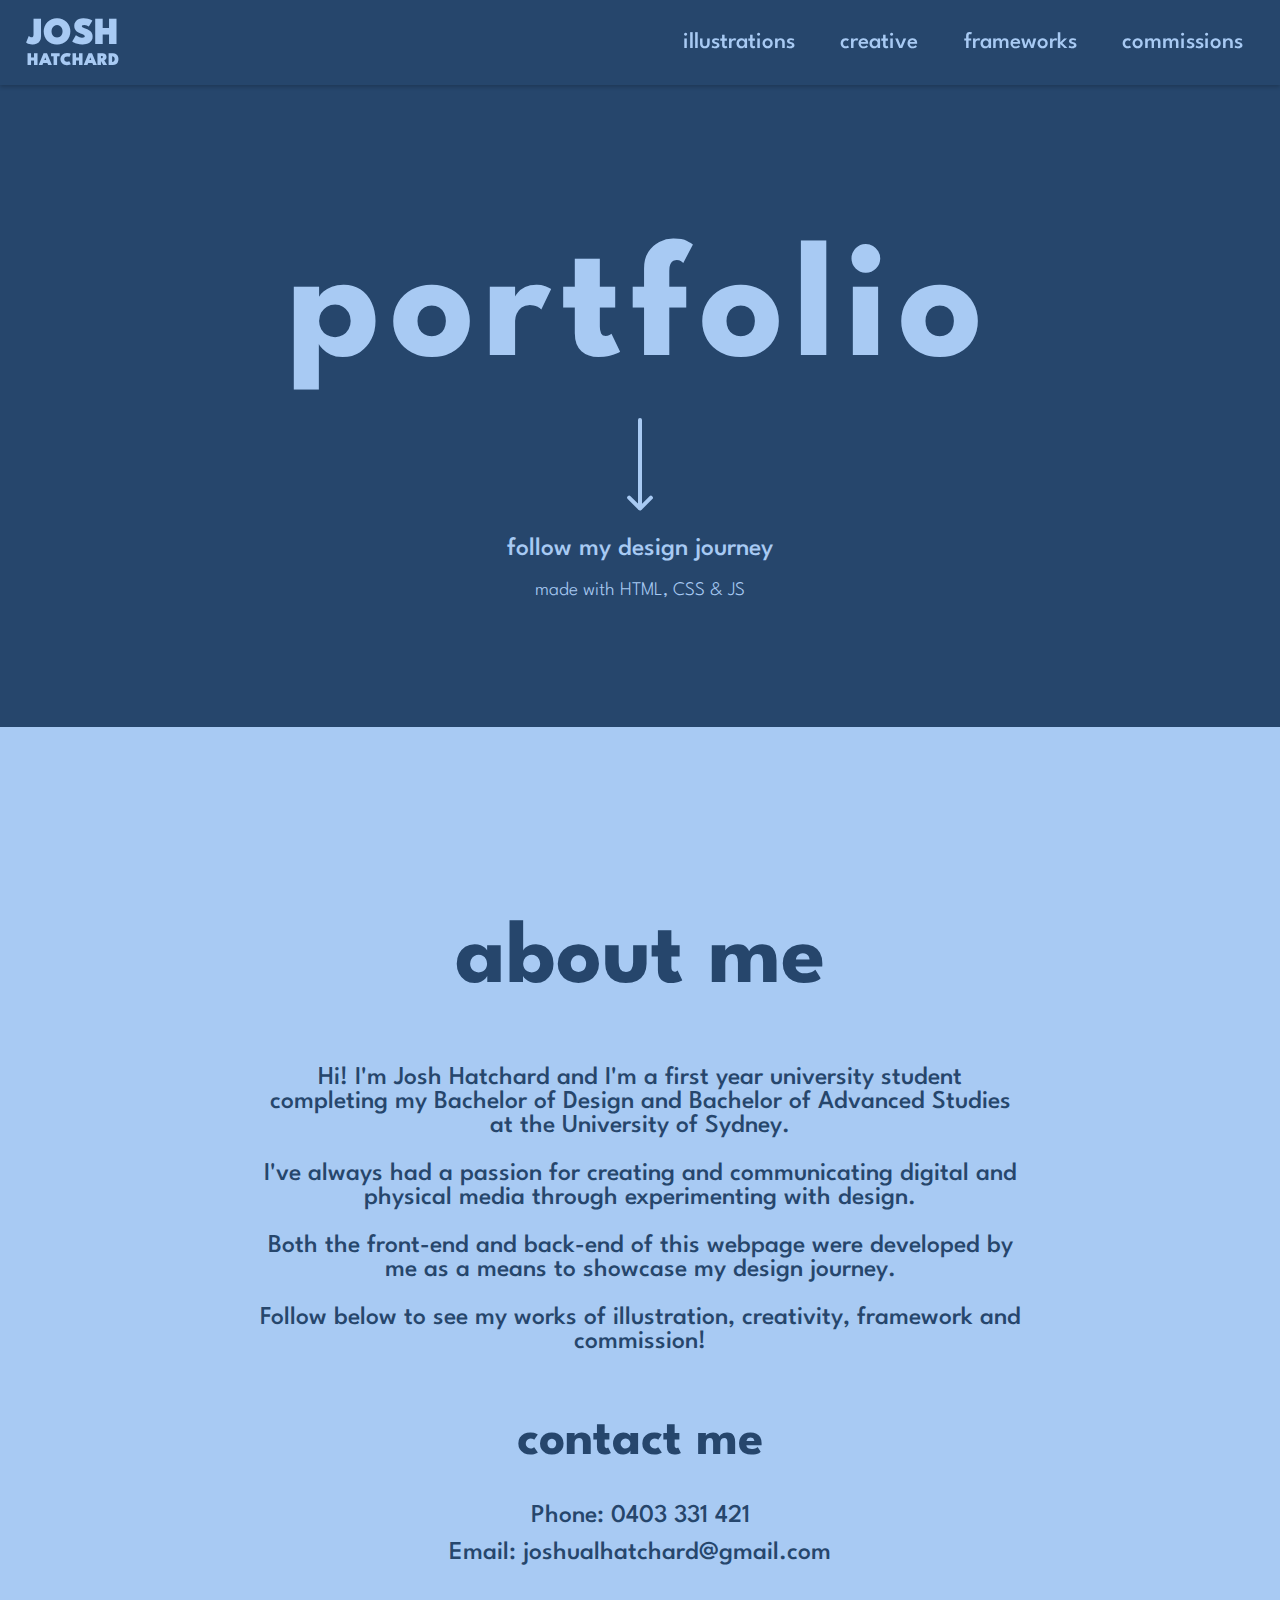
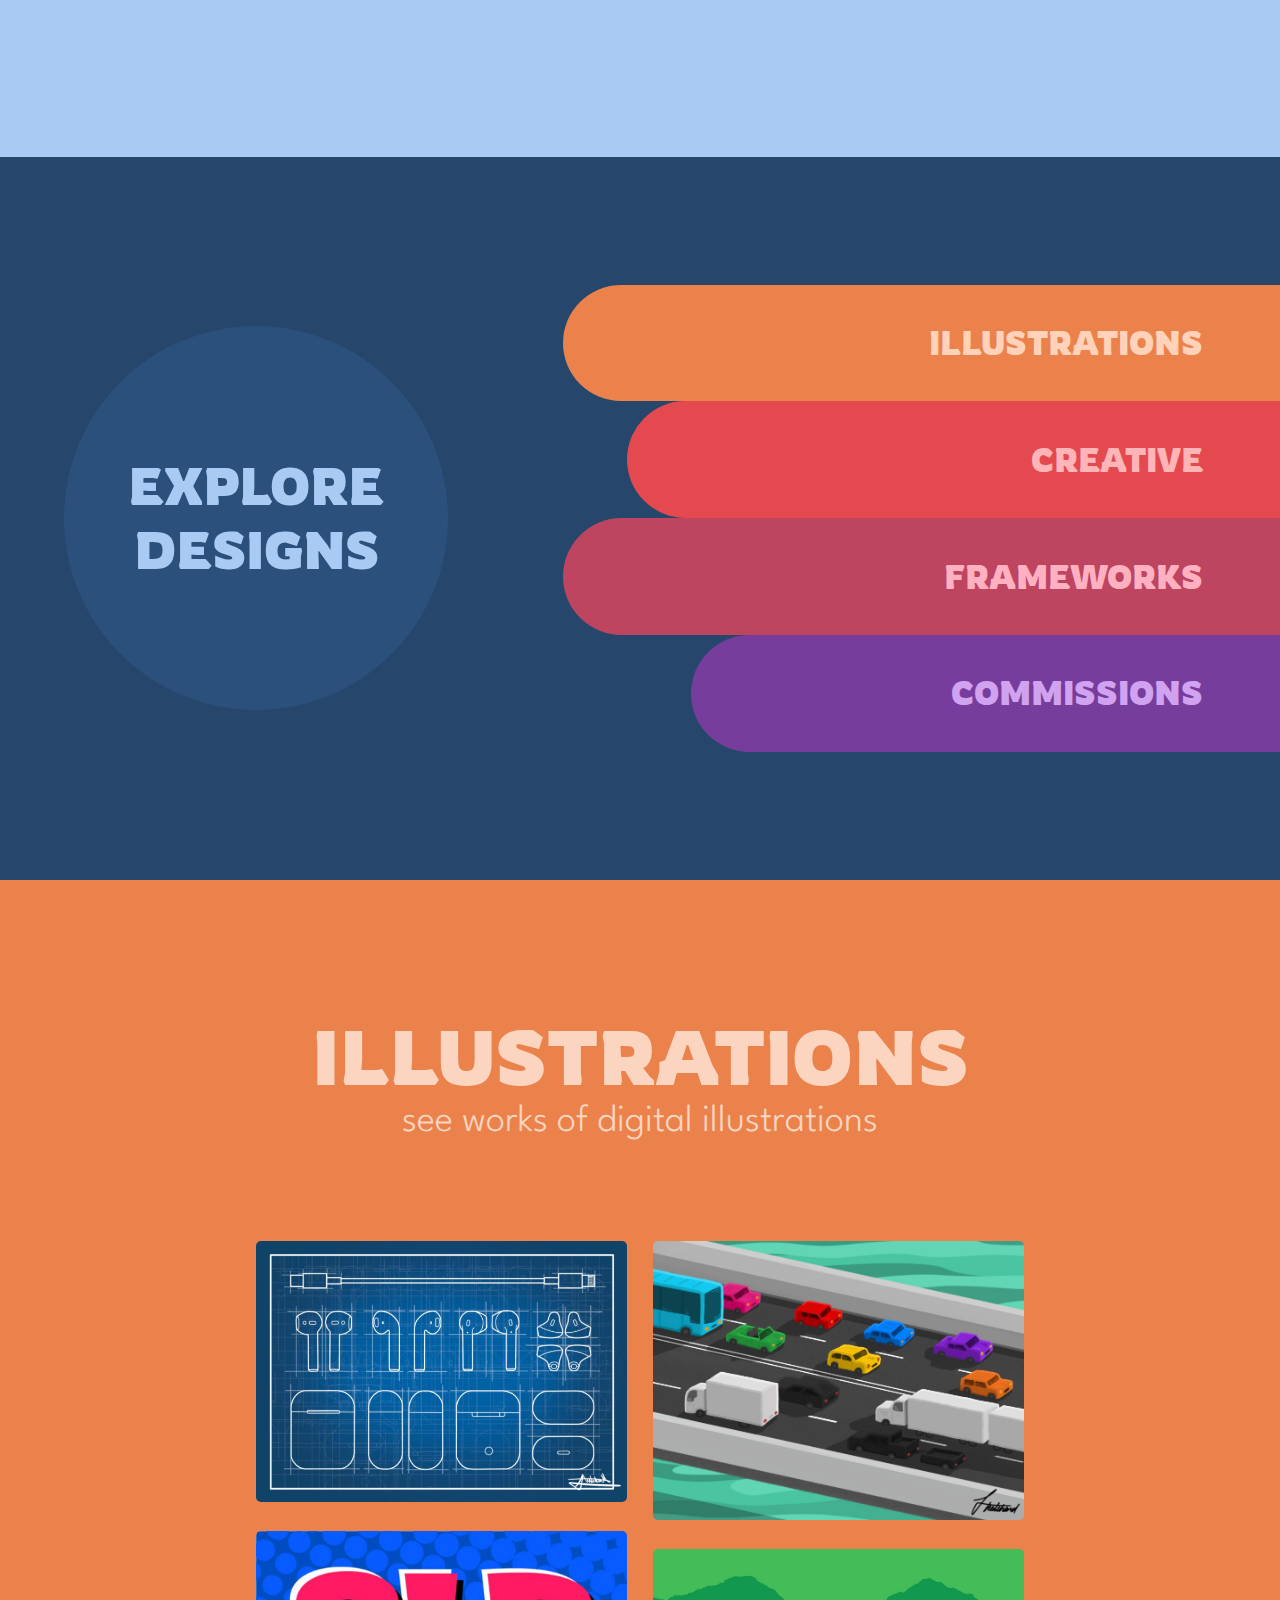
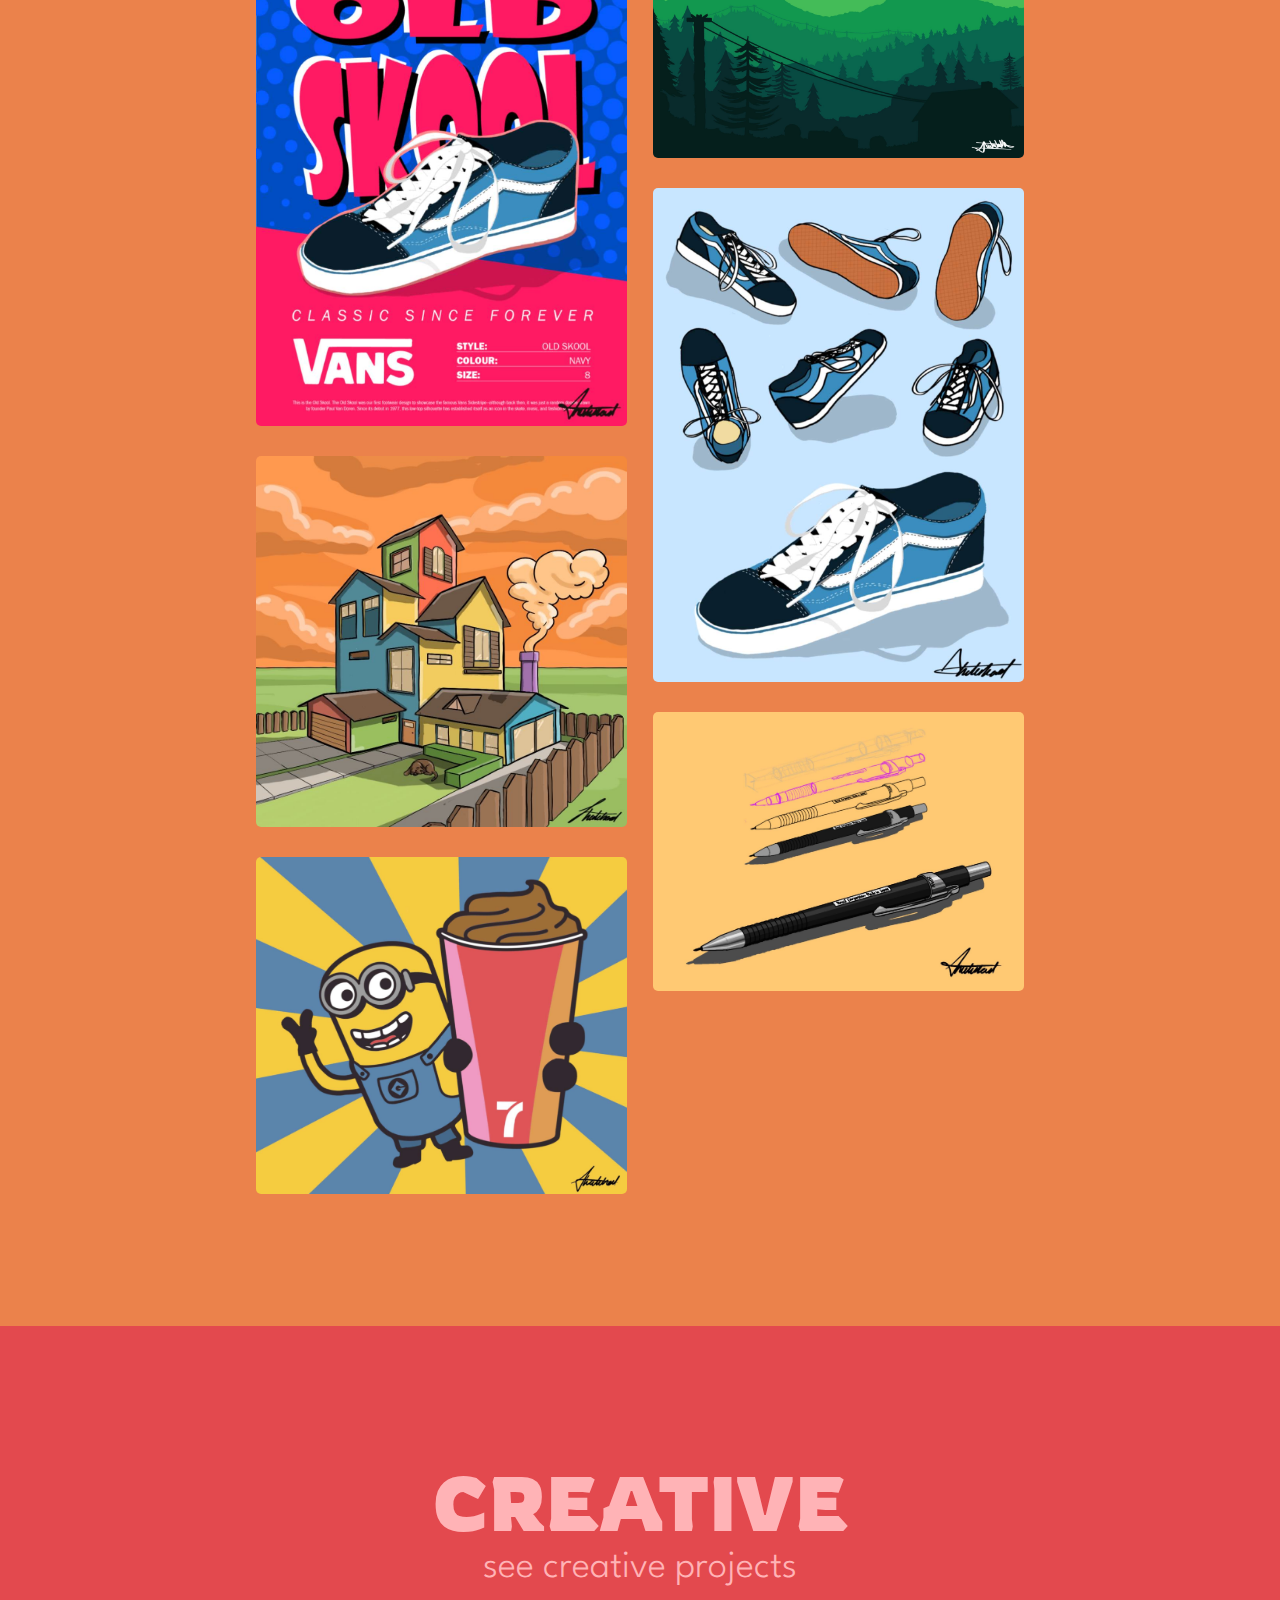
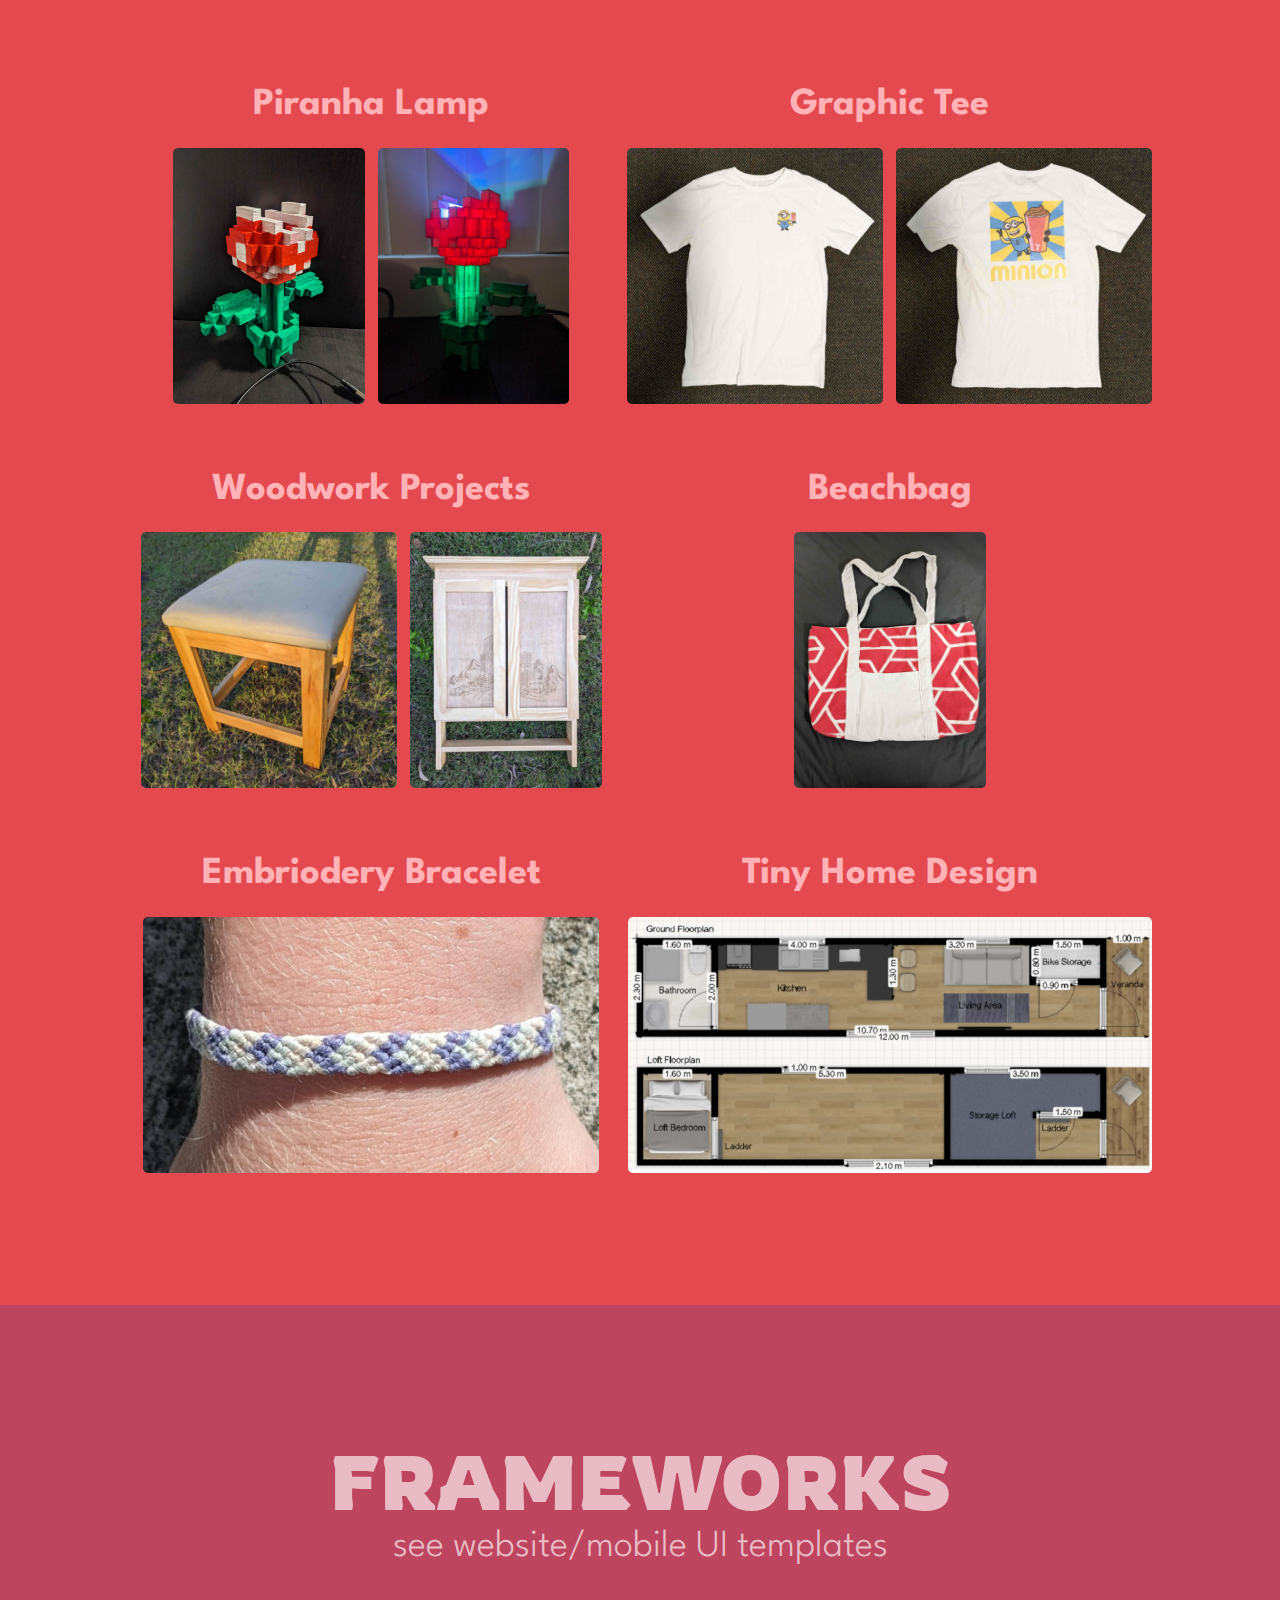
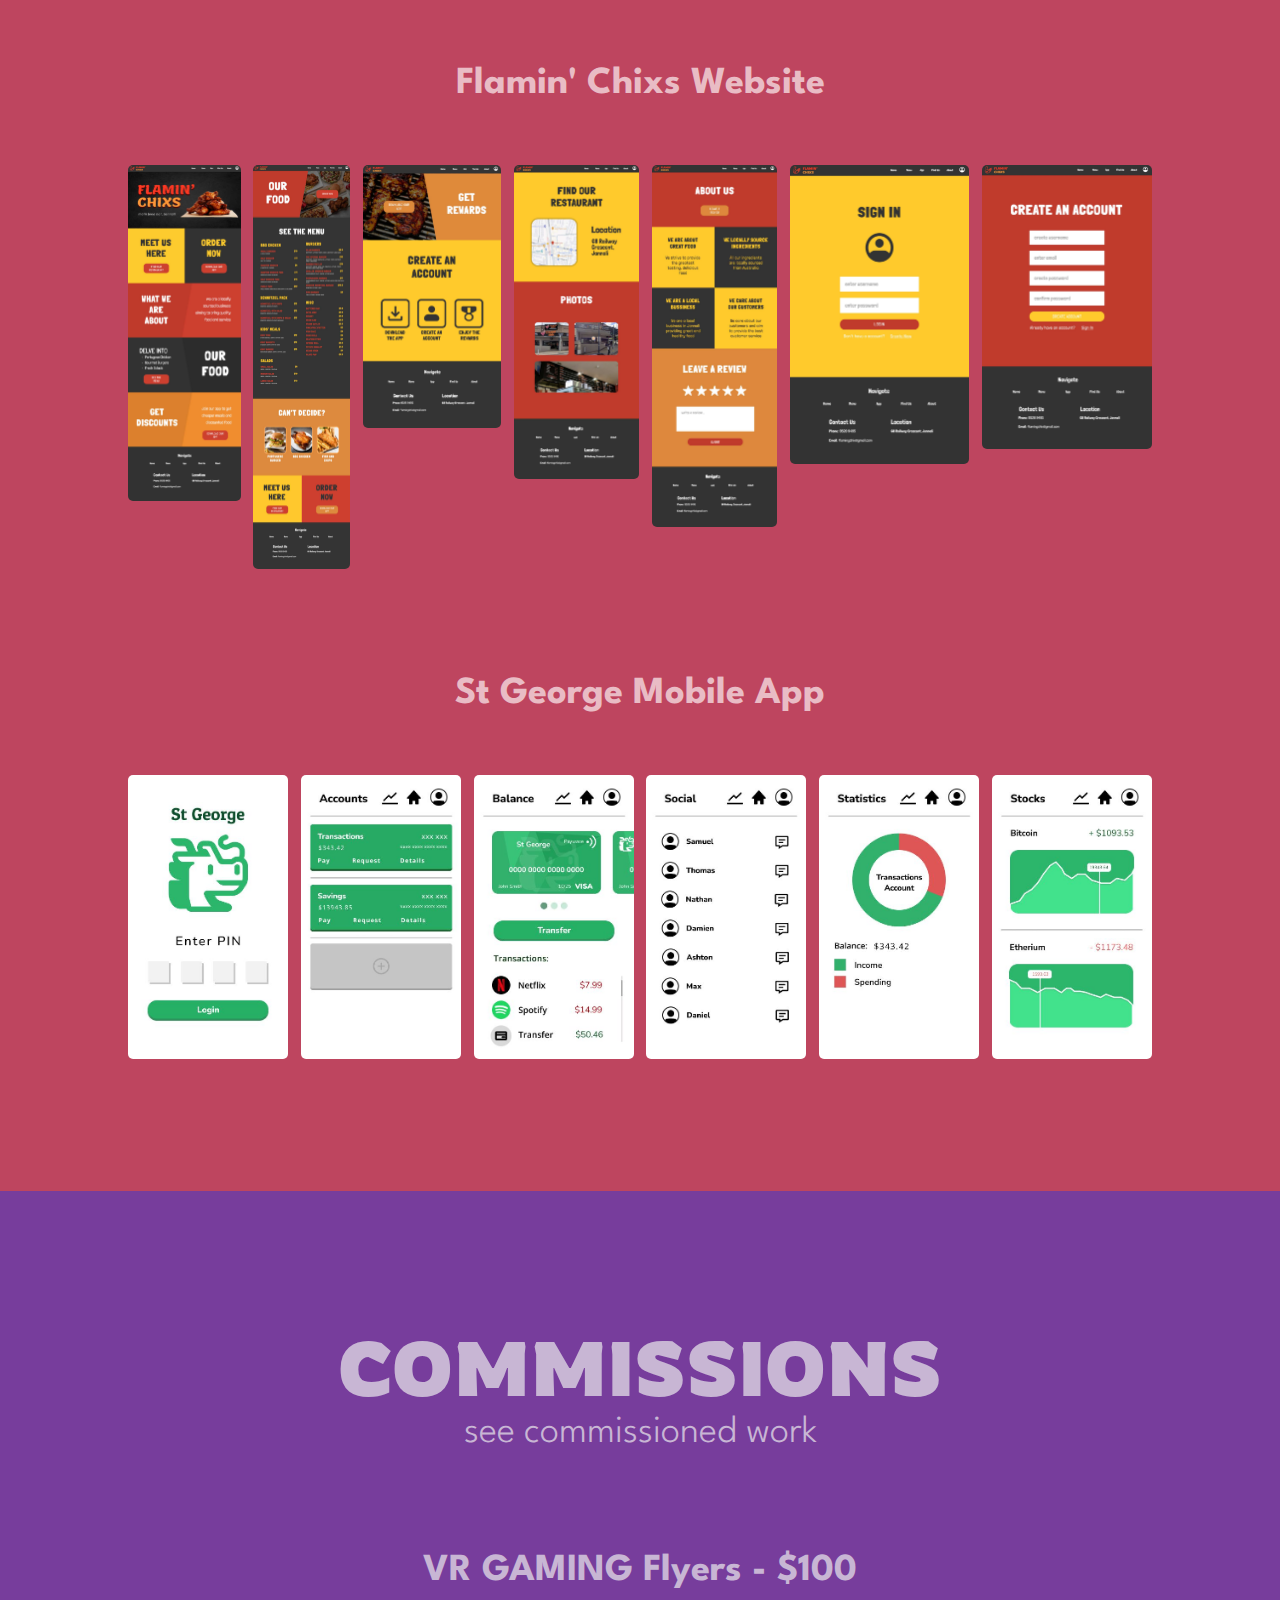
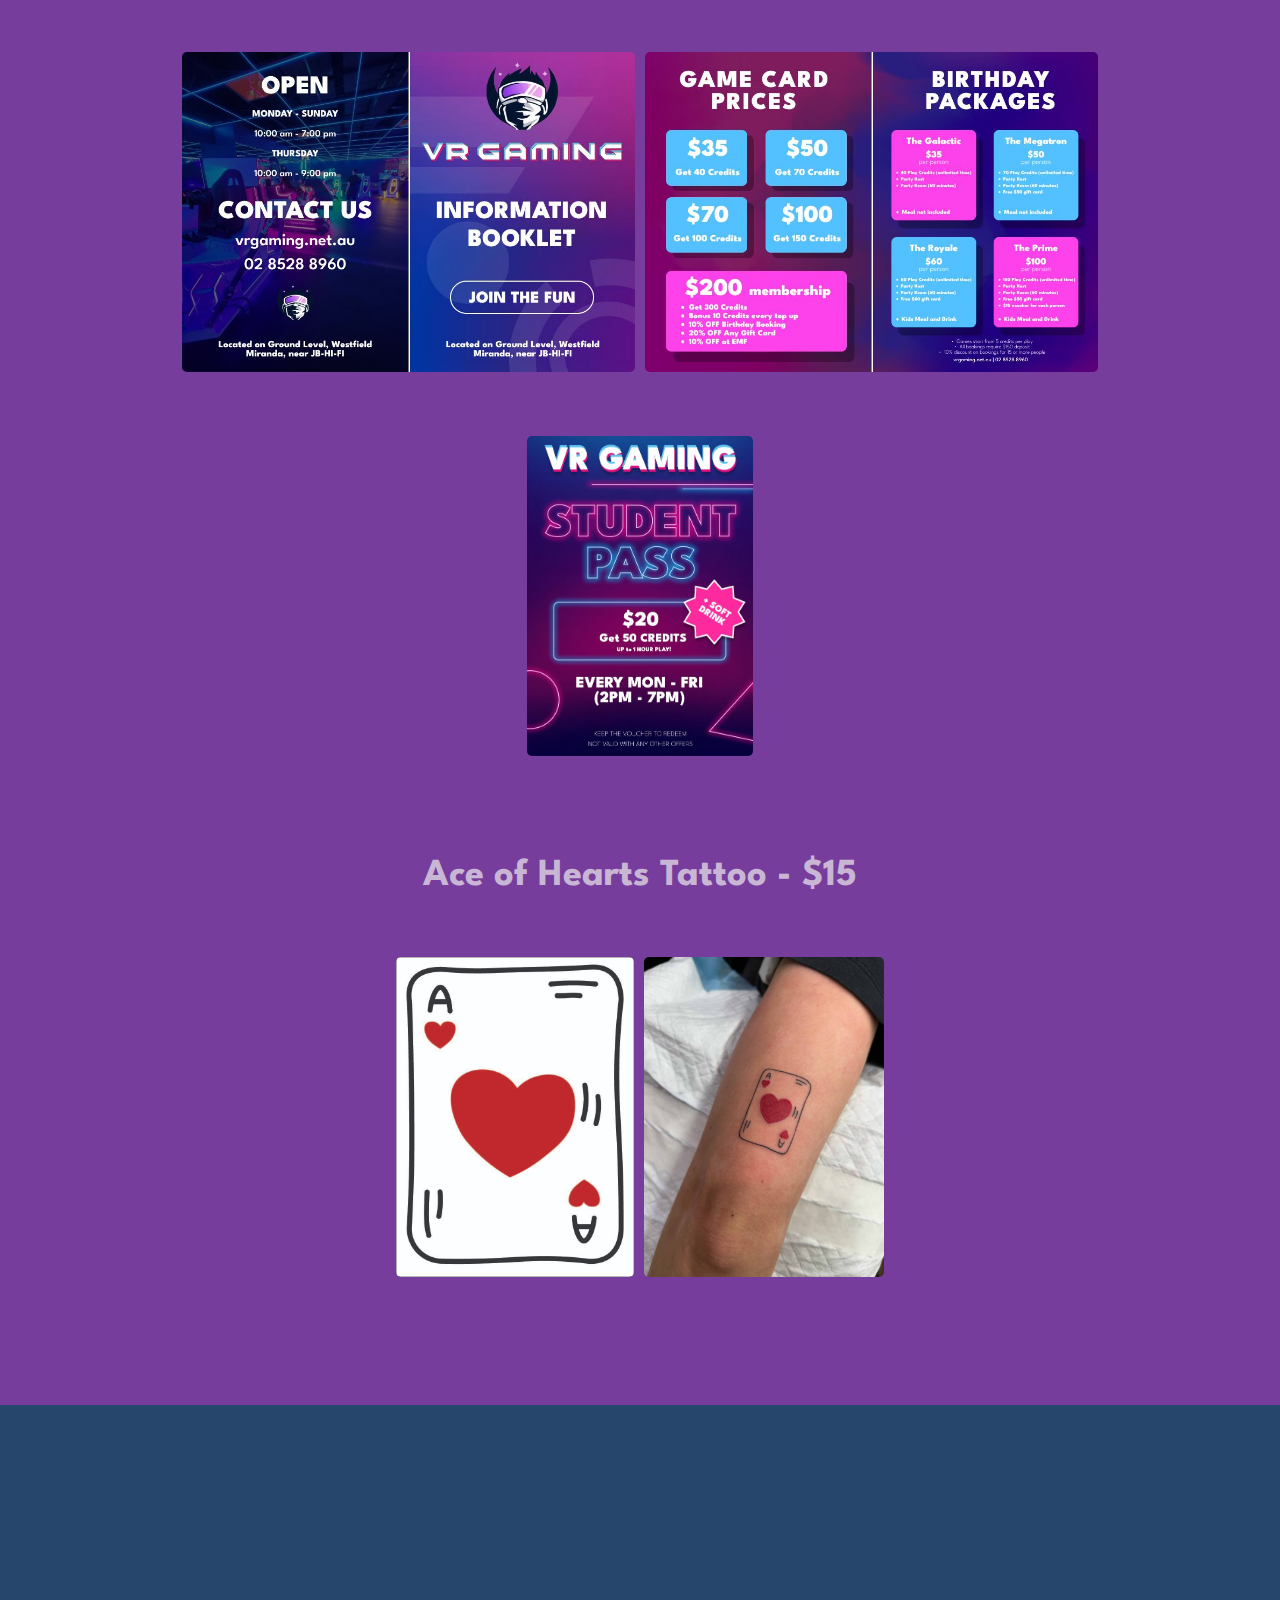
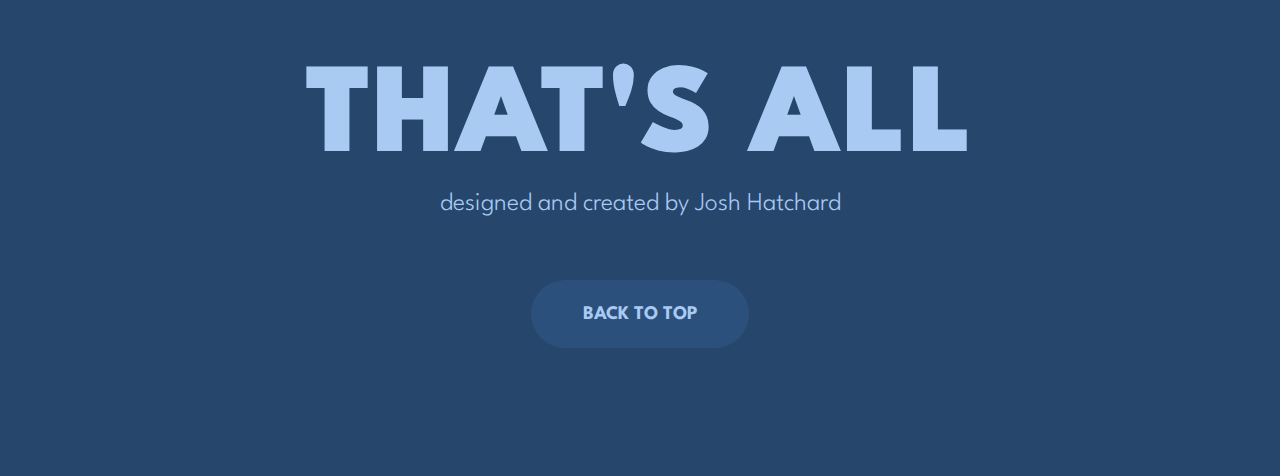
<file: index.html>
<!DOCTYPE html>
<html lang="en">
<head>
    <meta charset="UTF-8">
    <meta name="viewport" content="width=device-width, initial-scale=1.0">

    <title>Portfolio - Josh Hatchard</title>
    <link rel="stylesheet" href="folio.css">

    <link rel="preconnect" href="https://fonts.googleapis.com">
    <link rel="preconnect" href="https://fonts.gstatic.com" crossorigin>
    <link href="https://fonts.googleapis.com/css2?family=League+Spartan:wght@100..900&display=swap" rel="stylesheet">

    <link rel="preconnect" href="https://fonts.googleapis.com">
    <link rel="preconnect" href="https://fonts.gstatic.com" crossorigin>
    <link href="https://fonts.googleapis.com/css2?family=Rowdies:wght@300;400;700&display=swap" rel="stylesheet">

</head>
<body>
    <div class="fullnav">
        <nav class="nav" id="nav">
            <div id="items">
            <div id="name">
                <p1>JOSH</p1><br>
                <p2>HATCHARD</p2>
            </div>
                <li class="illbut">illustrations</li>  
                <li class="crebut">creative</li>
                <li class="frabut">frameworks</li>
                <li class="combut">commissions</li>
            <div id="options" class="options">
                <div id="lines"></div>
                <div id="lines"></div>
                <div id="lines"></div>
            </div>
        </nav>
        <div id="dropnav">
            <li class="illbut"><p1>ILLUSTRATIONS</p1></li>  
            <li class="crebut">CREATIVE</li>
            <li class="frabut">FRAMEWORKS</li>
            <li class="combut">COMMISSIONS</li>
        </div>
    </div>

    <div class="header" id="header">
        <h1>portfolio</h1>
        <div id="arrow">
            <div id="arrowbody"></div>
            <div id="arrowhead">
                <div id="left"></div>
                <div id="right"></div>
            </div>
        </div>
        <p1>follow my design journey</p1>
        <br>
        <p2>made with HTML, CSS & JS</p2>
    </div>

    <div class="about">
        <h2>about me</h2>
        <div id="container">
            <p1>Hi! I'm Josh Hatchard and I'm a first year university student completing my Bachelor of Design and Bachelor of Advanced Studies at the University of Sydney.
            <br><br>
            I've always had a passion for creating and communicating digital and physical media through experimenting with design. 
            <br><br>         
            Both the front-end and back-end of this webpage were developed by me as a means to showcase my design journey.
            <br><br>
            Follow below to see my works of illustration, creativity, framework and commission!
            </p1>
            
            <div id="details">
                <h2>contact me</h2>
                <p1>Phone: 0403 331 421</p1>
                <p1>Email: joshualhatchard@gmail.com</p1>
            </div>
            
        </div>
    </div>

    <div class="navigate">
        <div id="navi">
            <div id="explore">
                <p1>EXPLORE<br>DESIGNS</p1>
            </div>
            <div id="exploreoptions">
                <div id="ill" class="illbut"><p3>ILLUSTRATIONS</p3></div>
                <div id="cre" class="crebut"><p3>CREATIVE</p3></div>
                <div id="fra" class="frabut"><p3>FRAMEWORKS</p3></div>
                <div id="com" class="combut"><p3>COMMISSIONS</p3></div>
            </div>
        </div>
    </div>

    <!-- modal -->
    <div id="myModal" class="modal">
        <img class="modalcontent" id="imgprev">
        <div id="caption"></div>
    </div>

    <div class="illustrations" id="illustrations">
        <h4>ILLUSTRATIONS</h4>
        <p4>see works of digital illustrations</p4>
        <div class="gallery">
            <div class="frameflex">
                <div id="cont"><img class="works" src="images/illustrations/airpods.jpg" alt="Blueprint airpods illustration"></div>
                <div id="cont"><img class="works" src="images/illustrations/vansposter.jpg" alt="Graphic poster styled design of vans shoes"></div>
                <div id="cont"><img class="works" src="images/illustrations/house.jpg" alt="Colourful line art house illustration"></div>
                <div id="cont"><img class="works" src="images/illustrations/minion.jpg" alt="Minion graphic tee illustration"></div>
            </div>
            <div class="frameflex">
                <div id="cont"><img class="works" src="images/illustrations/bridge.jpg" alt="Unlined colourful bridge illustration"></div>
                <div id="cont"><img class="works" src="images/illustrations/landscape.jpg" alt="Green layered landscape illustration"></div>
                <div id="cont"><img class="works" src="images/illustrations/vans.jpg" alt="product view of vans illustration"></div>
                <div id="cont"><img class="works" src="images/illustrations/pen.jpg" alt="Still life pen sketch"></div>
            </div>
        </div>
    </div>

    <div class="creative" id="creative">
        <h4>CREATIVE</h4>
        <p4>see creative projects</p4>
        <div class="gallery">
            <div id="box">
                <p5>Piranha Lamp</p5>
                <div class="frameflex" id="flex1">
                    <div id="cont"><img class="works" src="images/creative/lampoff.jpg" alt="Pixelated 3D printed pirahna lamp (off)"></div>
                    <div id="cont"><img class="works" src="images/creative/lampon.jpg" alt="Pixelated 3D printed pirahna lamp (on)"></div>
                </div>
            </div>
            <div id="box">
                <p5>Graphic Tee</p5>
                <div class="frameflex" id="flex2">
                    <div id="cont"><img class="works" src="images/creative/shirtfront.jpg" alt="Minion graphic tee front"></div>
                    <div id="cont"><img class="works" src="images/creative/shirtback.jpg" alt="Minion graphic tee back"></div>
                </div>
            </div>
            <div id="box">
                <p5>Woodwork Projects</p5>
                <div class="frameflex" id="flex3">
                    <div id="cont"><img class="works" src="images/creative/stool.jpg" alt="Timber footstool"></div>
                    <div id="cont"><img class="works" src="images/creative/cabinet.jpg" alt="Timber dartboard cabinet"></div>
                </div>
            </div>
            <div id="box">
                <p5>Beachbag</p5>
                <div class="frameflex" id="flex4">
                    <div id="cont"><img class="works" src="images/creative/beachbag.jpg" alt="Textiles beachbag creation"></div>
                </div>
            </div>
            <div id="box">
                <p5>Embriodery Bracelet</p5>
                <div class="frameflex" id="flex5">
                    <div id="cont"><img class="works" src="images/creative/bracelet.jpg" alt="Embriodery bracelet creation"></div>
                </div>
            </div>
            <div id="box">
                <p5>Tiny Home Design</p5>
                <div class="frameflex" id="flex6">
                    <div id="cont"><img class="works" src="images/creative/tinyhome.jpg" alt="Tiny home floor plan design"></div>
                </div>
            </div>
        </div>
    </div>

    <div class="frameworks" id="frameworks">
        <h4>FRAMEWORKS</h4>
        <p4>see website/mobile UI templates</p4>
        <div class="gallery">
            <div id="box">
                <p5>Flamin' Chixs Website</p5>
                <div class="frameflex">
                    <div id="cont"><img class="works" src="images/frameworks/flamin1.jpg" alt="Flamin' Chixs home page"></div>
                    <div id="cont"><img class="works" src="images/frameworks/flamin2.jpg" alt="Flamin' Chixs menu page"></div>
                    <div id="cont"><img class="works" src="images/frameworks/flamin3.jpg" alt="Flamin' Chixs rewards page"></div>
                    <div id="cont"><img class="works" src="images/frameworks/flamin4.jpg" alt="Flamin' Chixs location page"></div>
                    <div id="cont"><img class="works" src="images/frameworks/flamin5.jpg" alt="Flamin' Chixs about page"></div>
                    <div id="cont"><img class="works" src="images/frameworks/flamin6.jpg" alt="Flamin' Chixs login page"></div>
                    <div id="cont"><img class="works" src="images/frameworks/flamin7.jpg" alt="Flamin' Chixs signup page"></div>
                </div>
            </div>
            <div id="box">
                <p5>St George Mobile App</p5>
                <div class="frameflex">
                    <div id="cont"><img class="works" id="item1" src="images/frameworks/banking1.jpg" alt="St George mobile pin page"></div>
                    <div id="cont"><img class="works" id="item2" src="images/frameworks/banking2.jpg" alt="St George mobile accounts page"></div>
                    <div id="cont"><img class="works" id="item3" src="images/frameworks/banking3.jpg" alt="St George mobile balance page"></div>
                    <div id="cont"><img class="works" id="item4" src="images/frameworks/banking4.jpg" alt="St George mobile social page"></div>
                    <div id="cont"><img class="works" id="item5" src="images/frameworks/banking5.jpg" alt="St George mobile statistics page"></div>
                    <div id="cont"><img class="works" id="item5" src="images/frameworks/banking6.jpg" alt="St George mobile stocks page"></div>
                </div>
            </div>
        </div>
    </div>

    <div class="commissions" id="commissions">
        <h4>COMMISSIONS</h4>
        <p4>see commissioned work</p4>
        <div class="gallery">
            <div id="box">
                <p5>VR GAMING Flyers - $100</p5>
                <div class="frameflex" id="flex1">
                    <div id="cont"><img class="works" src="images/commissions/flyerfront.jpg" alt="VR GAMING flyer front/back page"></div>
                    <div id="cont"><img class="works" src="images/commissions/flyerpricing.jpg" alt="VR GAMING flyer contents page"></div>
                </div>
                <div class="frameflex" id="flex2">
                    <div id="cont"><img class="works" src="images/commissions/studentpass.jpg" alt="VR GAMING student pass flyer"></div>
                </div>
            </div>
            <div id="box">
                <p5>Ace of Hearts Tattoo - $15</p5>
                <div class="frameflex" id="flex3">
                    <div id="cont"><img class="works" src="images/commissions/tattooill.jpg" alt="Ace of hearts tattoo illustration"></div>
                    <div id="cont"><img class="works" src="images/commissions/tattoodrawn.jpeg" alt="Drawn ace of hearts tattoo"></div>
                </div>
            </div>
        </div>
    </div>

    <div class="footer">
        <h5>THAT'S ALL</h5>
        <p1>designed and created by Josh Hatchard</p1>
        <div id="totop">BACK TO TOP</div>
    </div>

<script src="folio.js"></script>

</body>
</html>
</file>
<file: folio.css>
html {
  scroll-behavior: smooth;
 }

body {
  font-family: "League Spartan", sans-serif;
  font-optical-sizing: auto;
  font-style: normal;

  padding: 0px;
  margin: 0px;
  cursor: default;
}

/* nav bar */
.fullnav {
  position: fixed;
  width: 100%;
  z-index: 1;
  display: flex;
  flex-direction: column;
}
.nav p1 {
  font-size: max(3vw,25px);
  font-weight: 900;
  text-align: center;
  color: #A8CAF3;
  margin: 0px;
}
.nav p2 {
  font-size: max(1.4vw,12px);
  font-weight: 900;
  text-align: center;
  color: #A8CAF3;
  margin: 0px;
}
.nav {
  background-color: #26466C;
  padding: 1.3vw;
  display: flex;
  box-shadow: 0 2px 4px 0 rgba(0,0,0,.2);
  min-height: 40px;
}
.nav #name {
  width: max-content;
  margin: auto;
  margin-left: 10px;
}

#options {
  display: none;
  flex-direction: column;
  width: 30px;
  height: 30px;
  justify-content: center;
  gap: 20%;
  margin-top: 5px;
  margin-right: 5px;
}
.nav #options:hover {
  transform: scale(1.1);
  transition-duration: 0.2s;
  cursor: pointer;
}
.nav #options:not(:hover) {
  transition-duration: 0.2s;
}

#lines {
  width: 100%;
  height: 20%;
  background-color: #A8CAF3;
  border-radius: 30px;
}
#items {
  display: flex;
  width: 100%;
  gap: 2vw;
  margin-right: 10px;
}

.nav li {
  padding: 10px;
  list-style: none;
  font-size: max(1.8vw,20px);
  font-weight: 500;
  color: #A8CAF3;
  margin: auto 0;
}

.nav li:hover {
  transform: scale(1.1);
  transition-duration: 0.2s;
  cursor: pointer;
}
.nav li:not(:hover) {
  transition-duration: 0.2s;
}
.nav #name:hover {
  transform: scale(1.1);
  transition-duration: 0.2s;
  cursor: pointer;
}
.nav #name:not(:hover) {
  transition-duration: 0.2s;
}

#dropnav {
  display: flex;
  flex-direction: column;
  width: 100%;
  text-align: right;

  overflow: hidden;
  max-height: 0;
  transition: max-height 0.5s ease-in-out;
}

#dropnav.active {
  max-height: 300px;
  transition: max-height 0.5s ease-in-out;
}

#dropnav li {
  padding: 20px;
  font-size: 15px;
  font-weight: 700;
  list-style: none;
  font-family: "Rowdies", sans-serif;
  font-weight: 700;
  font-style: normal;
}
#dropnav .illbut{
  background-color: #EB824B;
  color: #FFD2B9;
}
#dropnav .crebut{
  background-color: #E3494E;
  color: #FFB4B7;
}
#dropnav .frabut{
  background-color: #BE455F;
  color: #FFB1C2;
}
#dropnav .combut{
  background-color: #773D9C;
  color: #D1A2EF;
}

#dropnav li:hover {
  transition-duration: 0.2s;
  cursor: pointer;
  padding-right: 10%;
}
#dropnav li:not(hover) {
  transition-duration: 0.2s;
}

@media only screen and (max-width: 800px) {
  .nav li {
    display: none;
  }
  #options {
    display: flex;
}
}
@media only screen and (min-width: 800px) {
  #dropnav {
    display: none;
 }
}

/* heading page*/
.header {
  background-color: #26466C;
  color: #A8CAF3;
  text-align: center;
  display: flex;
  flex-direction: column;
  padding-top: max(10vw, 100px);
  padding-bottom: max(10vw, 50px);
}
.header h1 {
  font-size: max(13vw,50px);
  font-weight: 700;
  letter-spacing: 0.7vw;
  margin-bottom: 2vw;
}
.header #arrow {
  width: max-content;
  height: max-content;
  margin: auto;
}
.header #arrowbody {
  width: 0.35vw;
  height: 7vw;
  background-color: #A8CAF3;
  margin: auto;
  border-radius: 0.15vw;
}
.header #arrowhead {
  display: flex;
  position: relative;
  top: -0.5vw;
}
.header #arrowhead #left {
  width: 1.5vw;
  height: 0.3vw;
  background-color: #A8CAF3;
  transform: rotate(45deg);
  position: relative;
  left: 0.325vw;
  border-radius: 0.15vw;
}
.header #arrowhead #right {
  width: 1.5vw;
  height: 0.3vw;
  background-color: #A8CAF3;
  transform: rotate(-45deg);
  position: relative;
  left: -0.325vw;
  border-radius: 0.15vw;
}
.header p1 {
  font-size: max(2vw, 15px);
  font-weight: 500;
  margin-top: 2vw;
}
.header p2 {
  font-size: max(1.5vw, 10px);
  margin: 0px;
  font-weight: 300;
  margin-top: 0.5vw;
}

.about {
  background-color: #A8CAF3;
  padding-top: 15vw;
  padding-bottom: 15vw;
}
.about h2 {
  font-size: max(7vw, 40px);
  font-weight: 700;
  color: #26466C;
  text-align: center;
  margin: 0px;
}

.about #container {
  margin: auto;
  margin-top: 5vw;
  text-align: center;
  margin-left: 20vw;
  margin-right: 20vw;
}
.about p1 {
  font-size: max(2vw, 15px);
  font-weight: 500;
  color: #26466C;
}
.about #details {
display: flex;
flex-direction: column;
gap: 1vw;
justify-content: center;
margin-top: max(5vw, 30px);
}
.about #details h2{
font-size: max(4vw, 25px);
margin-bottom: 2vw;
}


.navigate {
  padding-top: 10vw;
  padding-bottom: 10vw;
  background-color: #26466C;
  text-align: center;
  font-family: "Rowdies", sans-serif;
  font-weight: 700;
  font-style: normal;
}

.navigate #navi{
  display: flex;
  align-items: center;
}

.navigate #navi #explore {
  background-color: #2B507C;
  min-width: 30vw;
  min-height: 30vw;
  display: flex;
  justify-content: center;
  align-items: center;
  border-radius: 50%;
  margin: auto;
  margin-left: 5vw;
}

.navigate #navi #explore p1 {
  color: #A8CAF3;
  font-size: max(4vw, 10px);
}

.navigate #explore:hover {
transition: 0.3s;
transform: scale(1.05);
}
.navigate #explore:not(:hover) {
transition: 0.3s;
}


.navigate #exploreoptions {
  display: flex;
  flex-direction: column;
  width: 60vw;
  overflow: hidden;
  margin-left: auto;
  margin-right: 0px;
}

.navigate p3 {
  font-size: max(2.5vw, 10px);
  float: right;
  margin-right: 3vw;
}

.navigate #exploreoptions #ill {
  background-color: #EB824B;
  color: #FFD2B9;
  padding: 3vw;
  width: 50vw;
  border-top-left-radius: 5vw;
  border-bottom-left-radius: 5vw;
  margin-left: auto;
  margin-right: 0px;
}
.navigate #exploreoptions #ill:hover {
  transition: 0.3s;
  cursor: pointer;
  transform: scaleX(1.1);
}
.navigate #exploreoptions #ill:not(:hover) {
  transition: 0.3s;
}
.navigate #exploreoptions #cre {
  background-color: #E3494E;
  color: #FFB4B7;
  padding: 3vw;
  width: 45vw;
  border-top-left-radius: 5vw;
  border-bottom-left-radius: 5vw;
  margin-left: auto;
  margin-right: 0px;
}
.navigate #exploreoptions #cre:hover {
  transition: 0.3s;
  cursor: pointer;
  transform: scaleX(1.1);
}
.navigate #exploreoptions #cre:not(:hover) {
  transition: 0.3s;
}

.navigate #exploreoptions #fra {
  background-color: #BE455F;
  color: #FFB1C2;
  padding: 3vw;
  width: 50vw;
  border-top-left-radius: 5vw;
  border-bottom-left-radius: 5vw;
  margin-left: auto;
  margin-right: 0px;
}
.navigate #exploreoptions #fra:hover {
  transition: 0.3s;
  cursor: pointer;
  transform: scaleX(1.1);
}
.navigate #exploreoptions #fra:not(:hover) {
  transition: 0.3s;
}

.navigate #exploreoptions #com {
  background-color: #773D9C;
  color: #D1A2EF;
  padding: 3vw;
  width: 40vw;
  border-top-left-radius: 5vw;
  border-bottom-left-radius: 5vw;
  margin-left: auto;
  margin-right: 0px;
}
.navigate #exploreoptions #com:hover {
  transition: 0.3s;
  cursor: pointer;
  transform: scaleX(1.1);
}
.navigate #exploreoptions #com:not(:hover) {
  transition: 0.3s;
}

h4 {
  font-family: "Rowdies", sans-serif;
  font-weight: 700;
  font-style: normal;
  font-size: max(6vw, 30px);
  margin: 0px;
}

p4 {
  font-family: "League Spartan", sans-serif;
  font-optical-sizing: auto;
  font-style: normal;
  font-size: max(3vw, 15px);
  font-weight: 300;
}

p5 {
  font-family: "League Spartan", sans-serif;
  font-weight: 700;
  font-style: normal;
  font-size: max(3vw, 10px);
  margin: 0px;
}

.illustrations {
  background-color: #EB824B;
  color: #FBD5C0;
  text-align: center;
  padding-top: 10vw;
  padding-bottom: 10vw;
}

.illustrations .gallery {
  display: flex;
  width: 60%;
  margin: auto;
  gap: 2vw;
  margin-top: 8vw;
  }

.illustrations .gallery .frameflex {
  display: flex;
  flex-direction: column;
  margin: auto;
  margin-top: 0;
  gap: 2vw;
  width: 100%;
  }
  
.illustrations .gallery img {
      width: 100%;
  }

.creative {
  background-color: #E3494E;
  padding-top: 10vw;
  padding-bottom: 10vw;
  color: #FFB3B6;
  text-align: center;
}
.creative .gallery {
  display: grid;
  grid-template-columns: 1fr 1fr;
  width: 80%;
  margin: auto;
  gap: 1vw;
  row-gap: 5vw;
  margin-top: 8vw;
}
.creative #box {
  display: flex;
  flex-direction: column;
  text-align: center;
  gap: 2vw;
}
.creative .gallery .frameflex {
  display: flex;
  margin: auto;
  gap: 1vw;
  width: 100%;
  justify-content: center;
}

.creative .gallery img {
height: 20vw;
width: auto;
}

.frameworks {
  background-color: #BE455F;
  padding-top: 10vw;
  padding-bottom: 10vw;
  color: #E9BCC5;
  text-align: center;
}
.frameworks .gallery {
  display: flex;
  flex-direction: column;
  gap: 8vw;
  margin-top: 8vw;
}
.frameworks #box {
  display: flex;
  flex-direction: column;
  text-align: center;
  gap: 5vw;
}
.frameworks .frameflex {
  display: flex;
  flex-direction: row;
  width: 80%;
  margin: auto;
  gap: 1vw;
}
img {
  width: 100%;
}

.commissions {
  background-color: #773D9C;
  padding-top: 10vw;
  padding-bottom: 10vw;
  color: #C8B6D4;
  text-align: center;
}
.commissions .gallery {
  display: flex;
  flex-direction: column;
  margin: auto;
  gap: 8vw;
  margin-top: 8vw;
}
.commissions #box {
  display: flex;
  flex-direction: column;
  text-align: center;
  gap: 5vw;
}
.commissions .gallery .frameflex {
  display: flex;
  margin: auto;
  gap: 10px;
  height: 25vw;
  width: 100%;
  justify-content: center;
}
.commissions .gallery img {
  height: 25vw;
  width: auto;
}


.footer {
  background-color: #26466C;
  color: #A8CAF3;
  padding-top: 20vw;
  padding-bottom: 10vw;
  text-align: center;
}

.footer h5 {
  font-size: max(10vw, 40px);
  font-weight: 900;
  margin: 0px;
  margin-bottom: 1vw;
}

.footer p1 {
  font-size: max(2vw, 15px);
  font-weight: 300;
}

.footer #totop {
  font-size: max(1.5vw, 10px);
  font-weight: 700;
  width: max-content;
  padding: 2vw 4vw;
  border-radius: 5vw;
  background-color: #2B507C;
  margin: auto;
  display: flex;
  justify-content: center;
  align-items: center;
  margin-top: 5vw;
}

.footer #totop:hover {
  background-color:#3A69A1;
  cursor: pointer;
}

/** modal **/
.works {
  border-radius: 5px;
  cursor: pointer;
  transition: 0.3s;
}
.works:hover {opacity: 0.7;}

.modal {
  display: none;
  position: fixed;
  z-index: 1;
  padding-top: 100px;
  left: 0;
  top: 0;
  width: 100%;
  height: 100%;
  overflow: auto;
  background-color: rgba(0,0,0,0.7);
}

.modalcontent {
  margin: auto;
  display: block;
  width: 80%;
  max-width: 700px;
}

#caption {
  font-family: "League Spartan", sans-serif;
  margin: auto;
  display: block;
  width: 80%;
  text-align: center;
  color: #ffffff;
  padding: 25px 0;
  font-size: 25px;
  font-weight: 500;
  height: 150px;
}

.modalcontent, #caption {
  animation-name: zoom;
  animation-duration: 0.6s;
}
@keyframes zoom {
  from {transform:scale(0)}
  to {transform:scale(1)}
}

@media only screen and (max-width: 800px){
  .modal-content {
    width: 95%;
  }
}
</file>
